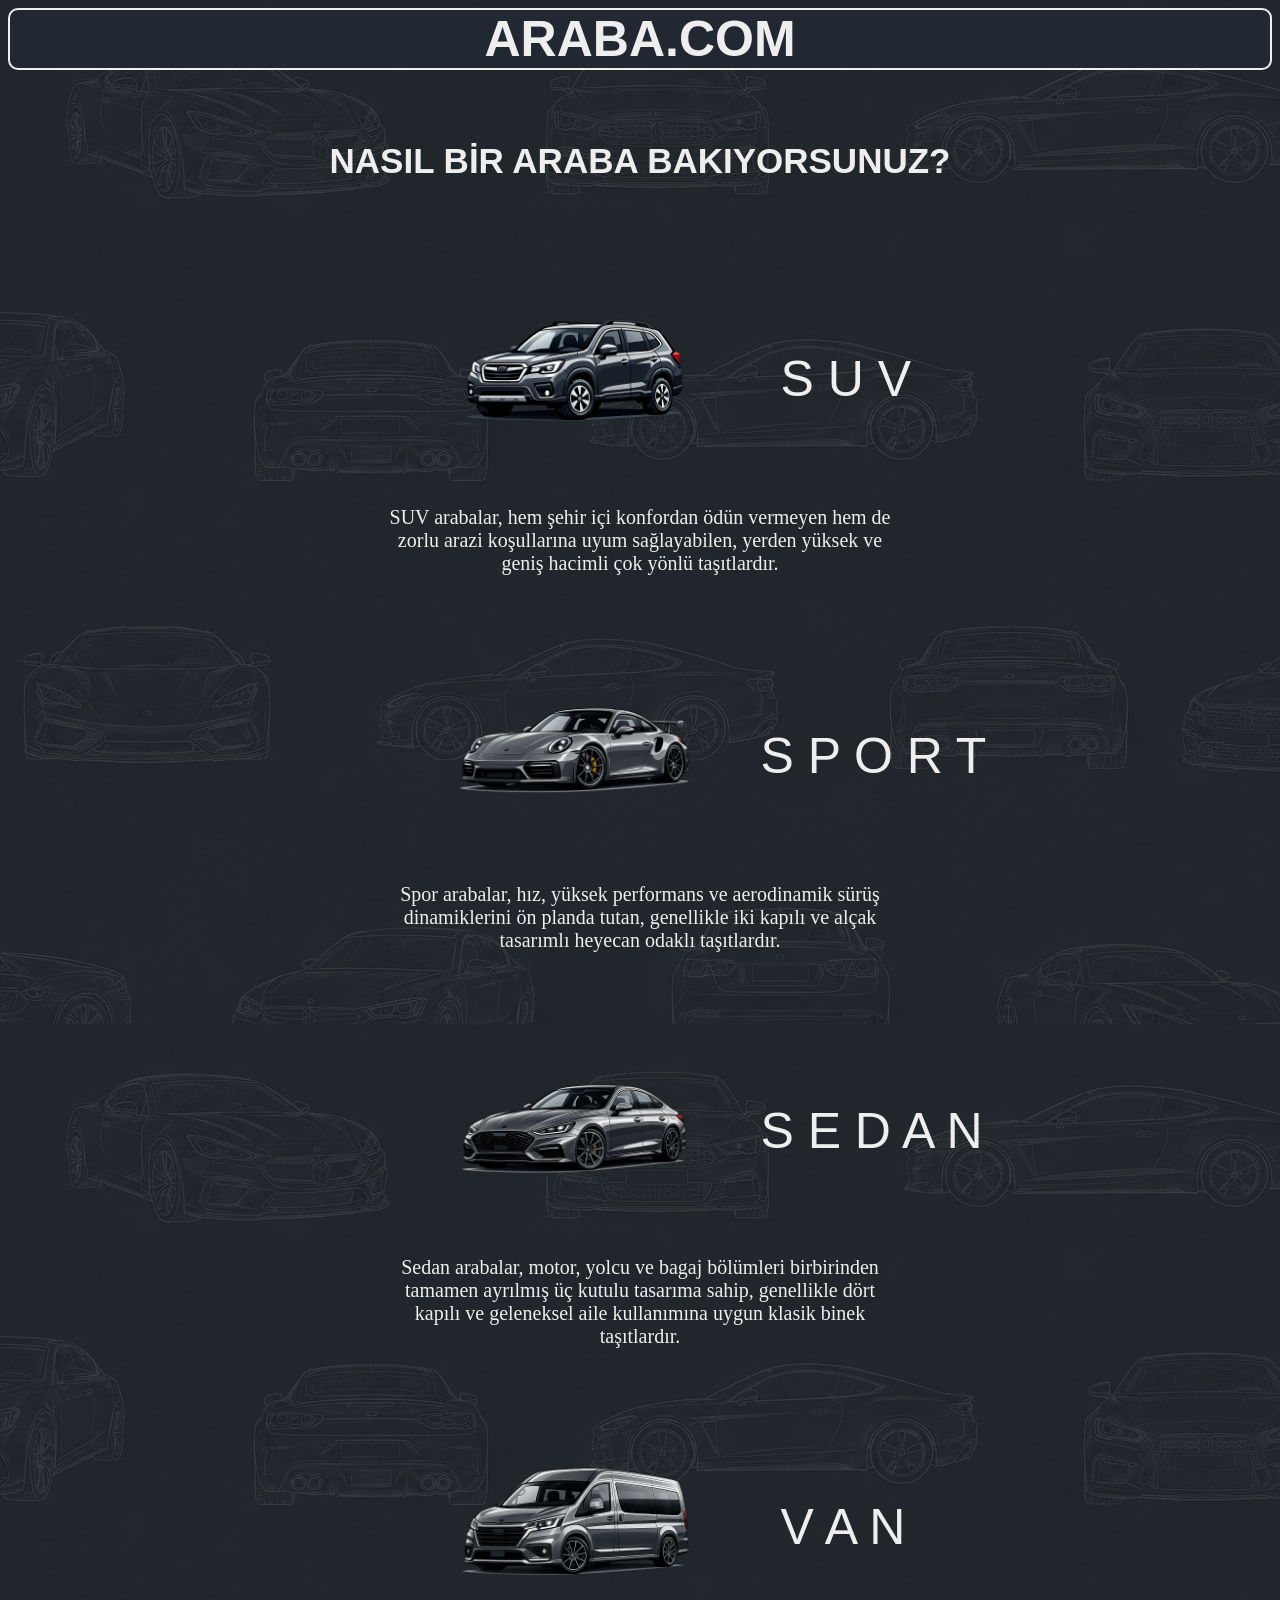
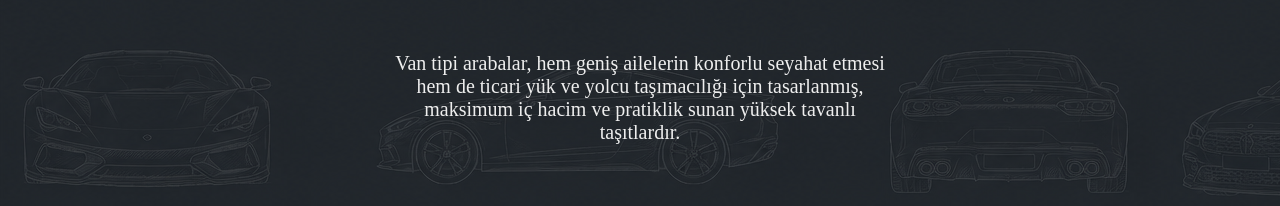
<file: index.html>
<!DOCTYPE html>
<html lang="en">

<head>
    <meta charset="UTF-8">
    <meta name="viewport" content="width=device-width, initial-scale=1.0">
    <title>ARABAM.COM</title>
    <link rel="stylesheet" href="anasayfa.css">
    <link rel="icon" href="altsayfalar/altsayfalar-images/LOGO.ico" type="image/x-icon">
</head>

<body background="arabamcom-images/anasayfa-bg.png">
    <h1 class="h1">ARABA.COM</h1>

    <br><br>

    <h3 class="h31">NASIL BİR ARABA BAKIYORSUNUZ?</h3>

    <br><br>


    <div class="suvkart">

        <a href="altsayfalar/suv.html"><img src="arabamcom-images/suv-arabalar-anasayfa.png"
                class="suvfoto"></a><br><br>

        <span class="suvyazi"><a href="altsayfalar/suv.html" class="suvyazi">S U V</a></span>



    </div>
    <p class="suvaciklama">SUV arabalar, hem şehir içi konfordan ödün vermeyen hem de zorlu arazi koşullarına uyum
        sağlayabilen, yerden yüksek ve geniş hacimli çok yönlü taşıtlardır.</p> <br><br><br>



    <div class="sportkart">

        <a href="altsayfalar/sport.html"><img src="arabamcom-images/sport-arabalar-anasayfa.png" class="sportfoto"></a>

        <span class="sportyazi"><a href="altsayfalar/sport.html" class="sportyazi">S P O R T</a></span>

    </div>

    <p class="sportaciklama">Spor arabalar, hız, yüksek performans ve aerodinamik sürüş dinamiklerini ön planda tutan,
        genellikle iki kapılı ve alçak tasarımlı heyecan odaklı taşıtlardır.</p> <br><br><br>

    <div class="sedankart">

        <img src="arabamcom-images/sedan-arabalar-anasayfa.png" class="sedanfoto">

        <span class="sedanyazi"><a href="" class="sedanyazi">S E D A N</a></span>

    </div>

    <p class="sedanaciklama">Sedan arabalar, motor, yolcu ve bagaj bölümleri birbirinden tamamen ayrılmış üç kutulu
        tasarıma sahip, genellikle dört kapılı ve geleneksel aile kullanımına uygun klasik binek taşıtlardır.

    </p>
    <br><br><br>

    <div class="vankart">

        <img src="arabamcom-images/van-arabalar-anasayfa.png" class="vanfoto">

        <span class="vanyazi"><a href="" class="vanyazi">V A N</a></span>

    </div>

    <p class="vanaciklama">Van tipi arabalar, hem geniş ailelerin konforlu seyahat etmesi hem de ticari yük ve yolcu
        taşımacılığı için tasarlanmış, maksimum iç hacim ve pratiklik sunan yüksek tavanlı taşıtlardır.



    </p>
    <br><br><br>


















































</body>

</html>
</file>
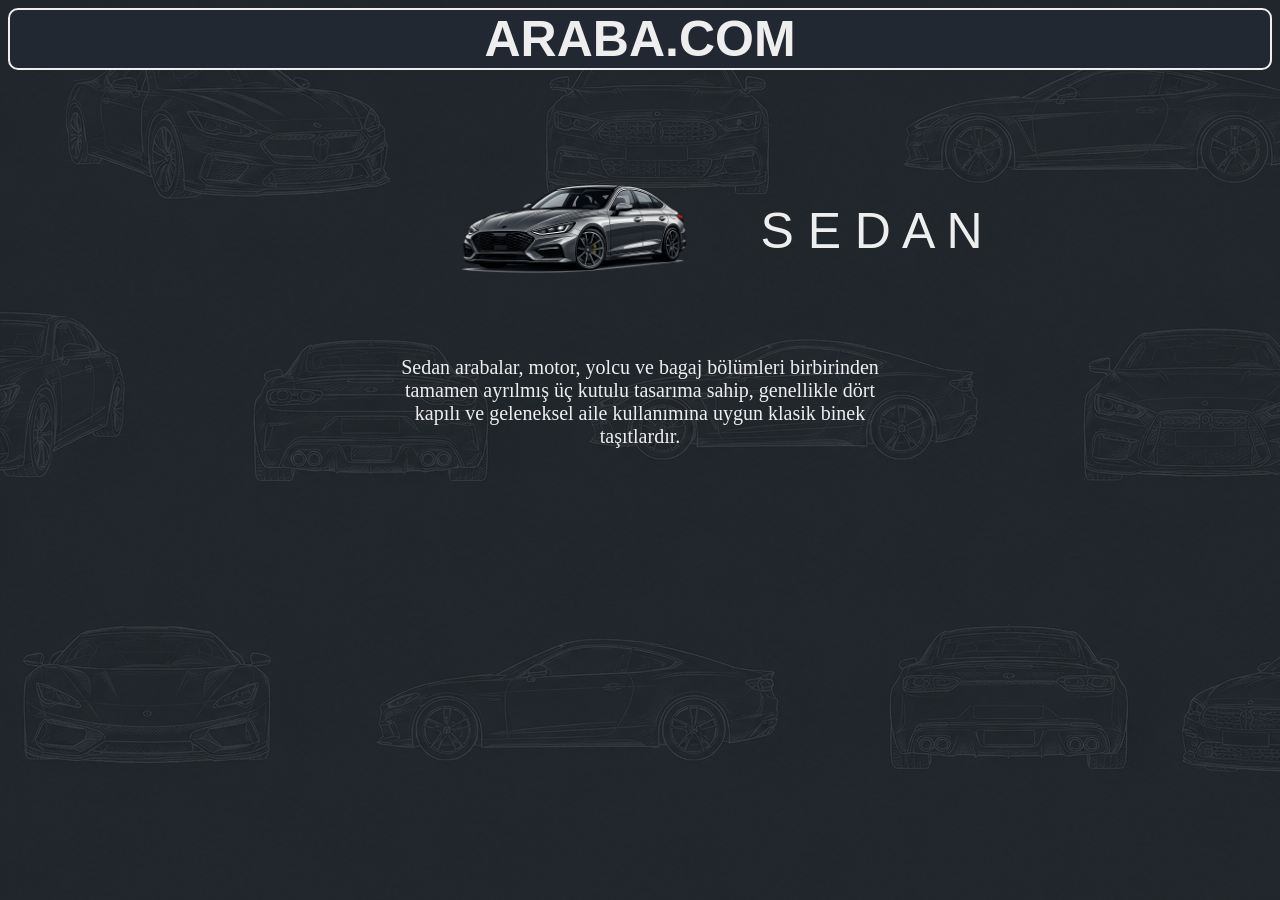
<file: altsayfalar/sedan.html>
<!DOCTYPE html>
<html lang="en">

<head>
    <meta charset="UTF-8">
    <meta name="viewport" content="width=device-width, initial-scale=1.0">
    <title>SEDAN</title>
    <link rel="stylesheet" href="sedan.css">
    <link rel="icon" href="altsayfalar-images/LOGO.ico" type="image/x-icon">
</head>

<body background="altsayfalar-images/anasayfa-bg.png">
    <h1 class="h1">ARABA.COM</h1>

    <br><br>

    <div class="sedankart">

        <img src="altsayfalar-images/sedan-arabalar-anasayfa.png" class="sedanfoto">

        <span class="sedanyazi"><a href="" class="sedanyazi">S E D A N</a></span>

    </div>

    <p class="sedanaciklama">Sedan arabalar, motor, yolcu ve bagaj bölümleri birbirinden tamamen ayrılmış üç kutulu
        tasarıma sahip, genellikle dört kapılı ve geleneksel aile kullanımına uygun klasik binek taşıtlardır.

    </p>

</body>

</html>
</file>
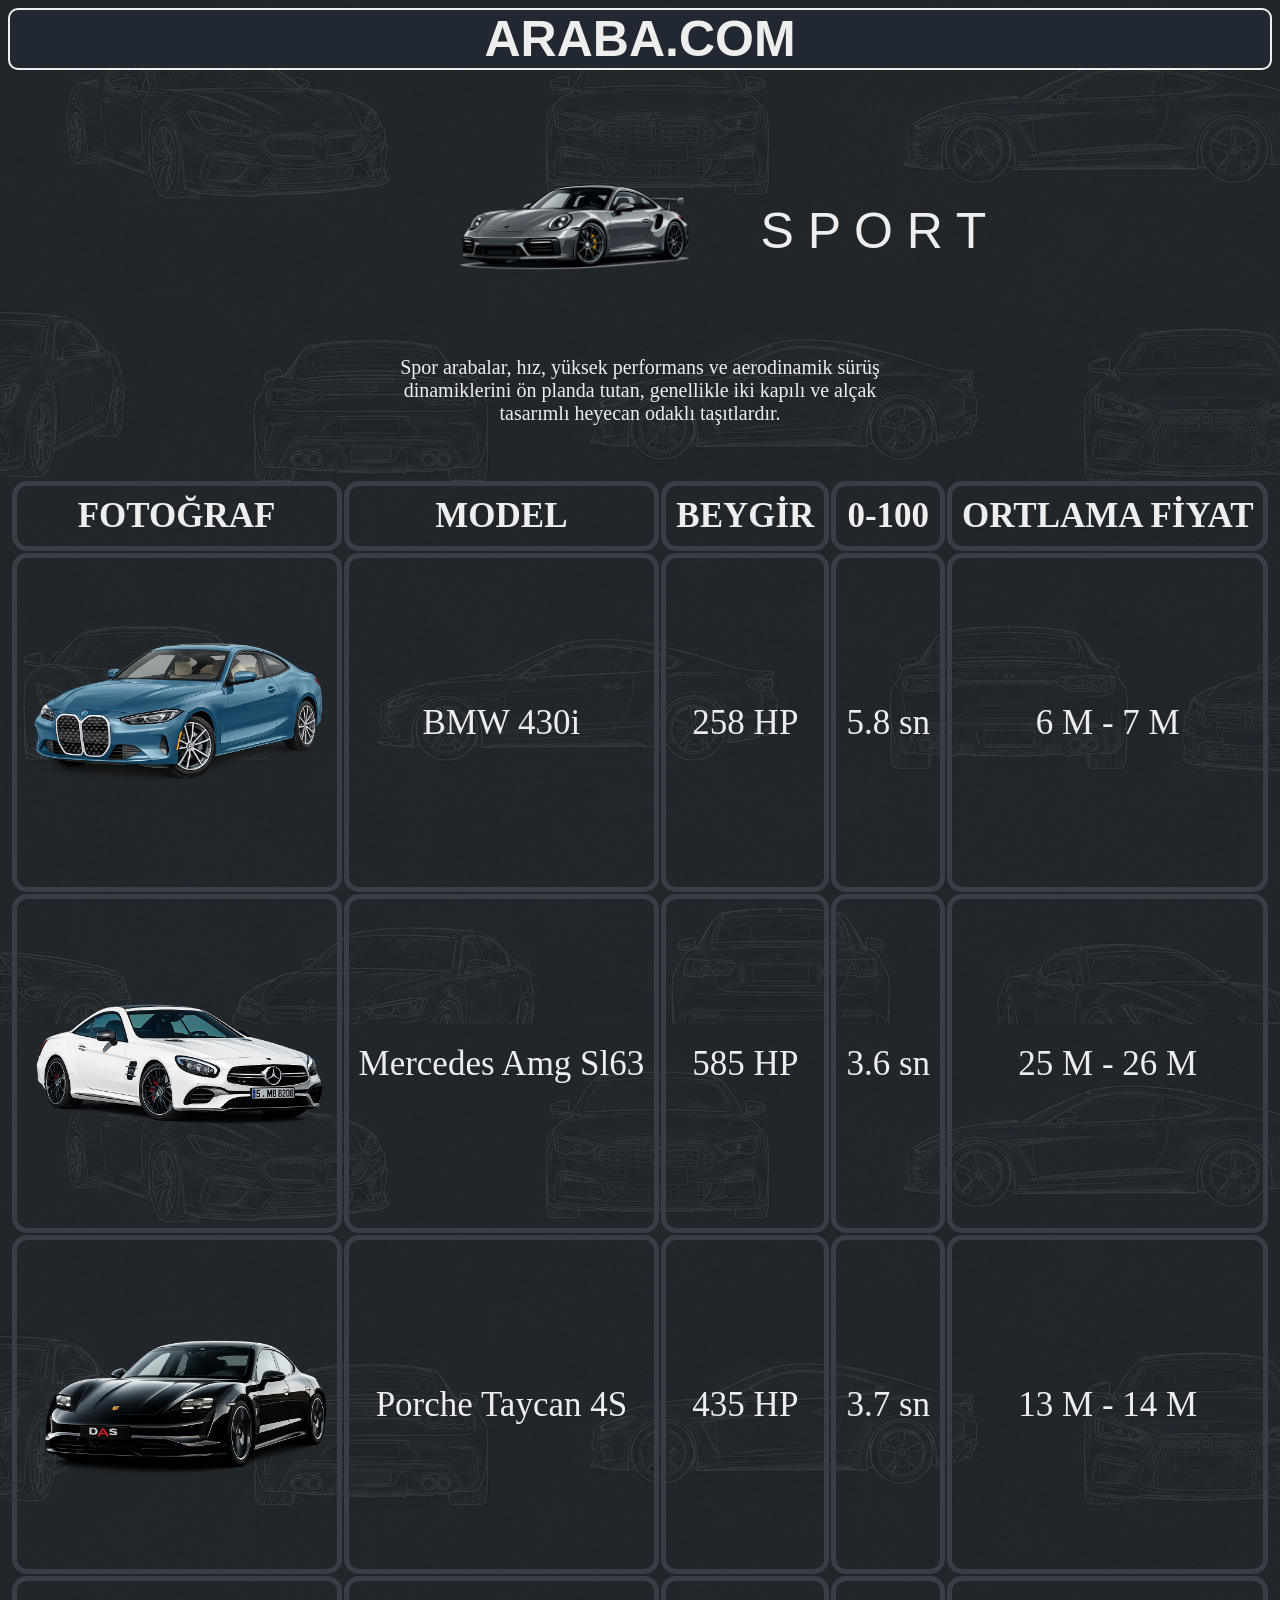
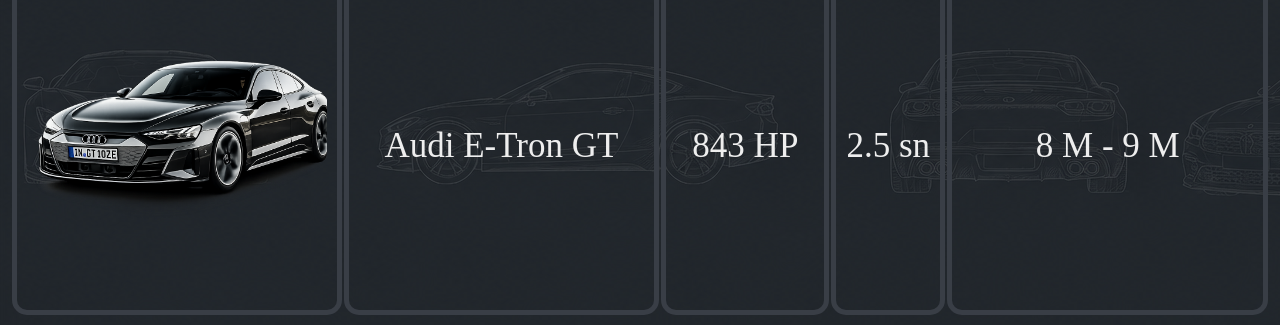
<file: altsayfalar/sport.html>
<!DOCTYPE html>
<html lang="en">

<head>
    <meta charset="UTF-8">
    <meta name="viewport" content="width=device-width, initial-scale=1.0">
    <title>SPORT</title>
    <link rel="stylesheet" href="sport.css">
    <link rel="icon" href="altsayfalar-images/LOGO.ico" type="image/x-icon">
</head>

<body background="altsayfalar-images/anasayfa-bg.png">
    <h1 class="h1">ARABA.COM</h1>

    <br><br>
    <div class="sportkart">

        <img src="altsayfalar-images/sport-arabalar-anasayfa.png" class="sportfoto">

        <span class="sportyazi"><a href="" class="sportyazi">S P O R T</a></span>

    </div>

    <p class="sportaciklama">Spor arabalar, hız, yüksek performans ve aerodinamik sürüş dinamiklerini ön planda tutan,
        genellikle iki kapılı ve alçak tasarımlı heyecan odaklı taşıtlardır.</p> <br><br><br>

    <table style="margin: 0 auto;">
        <thead class="suvtable">
            <tr>
                <th class="suvtable">FOTOĞRAF</th>
                <th class="suvtable">MODEL</th>
                <th class="suvtable">BEYGİR</th>
                <th class="suvtable">0-100</th>
                <th class="suvtable">ORTLAMA FİYAT</th>
            </tr>
        </thead>
        <tbody class="suvtable">
            <tr>
                <td class="suvtable"><img src="altsayfalar-images/sport/bmw430i.png" alt="" class="foto"></td>
                <td class="suvtable">BMW 430i</td>
                <td class="suvtable">258 HP</td>
                <td class="suvtable">5.8 sn</td>
                <td class="suvtable">6 M - 7 M</td>
            </tr>
            <tr>
                <td class="suvtable"><img src="altsayfalar-images/sport/mercedesamgsl63.png" alt="" class="foto"></td>
                <td class="suvtable">Mercedes Amg Sl63</td>
                <td class="suvtable">585 HP</td>
                <td class="suvtable">3.6 sn</td>
                <td class="suvtable">25 M - 26 M</td>
            </tr>
            <tr>
                <td class="suvtable"><img src="altsayfalar-images/sport/porchetaycan4s.png" alt="" class="foto"></td>
                <td class="suvtable">Porche Taycan 4S</td>
                <td class="suvtable">435 HP</td>
                <td class="suvtable">3.7 sn</td>
                <td class="suvtable">13 M - 14 M</td>
            </tr>
            <tr>
                <td class="suvtable"><img src="altsayfalar-images/sport/audietrongt.png" alt="" class="foto"></td>
                <td class="suvtable">Audi E-Tron GT</td>
                <td class="suvtable">843 HP</td>
                <td class="suvtable">2.5 sn</td>
                <td class="suvtable">8 M - 9 M</td>
            </tr>
        </tbody>

    </table>

</body>

</html>
</file>
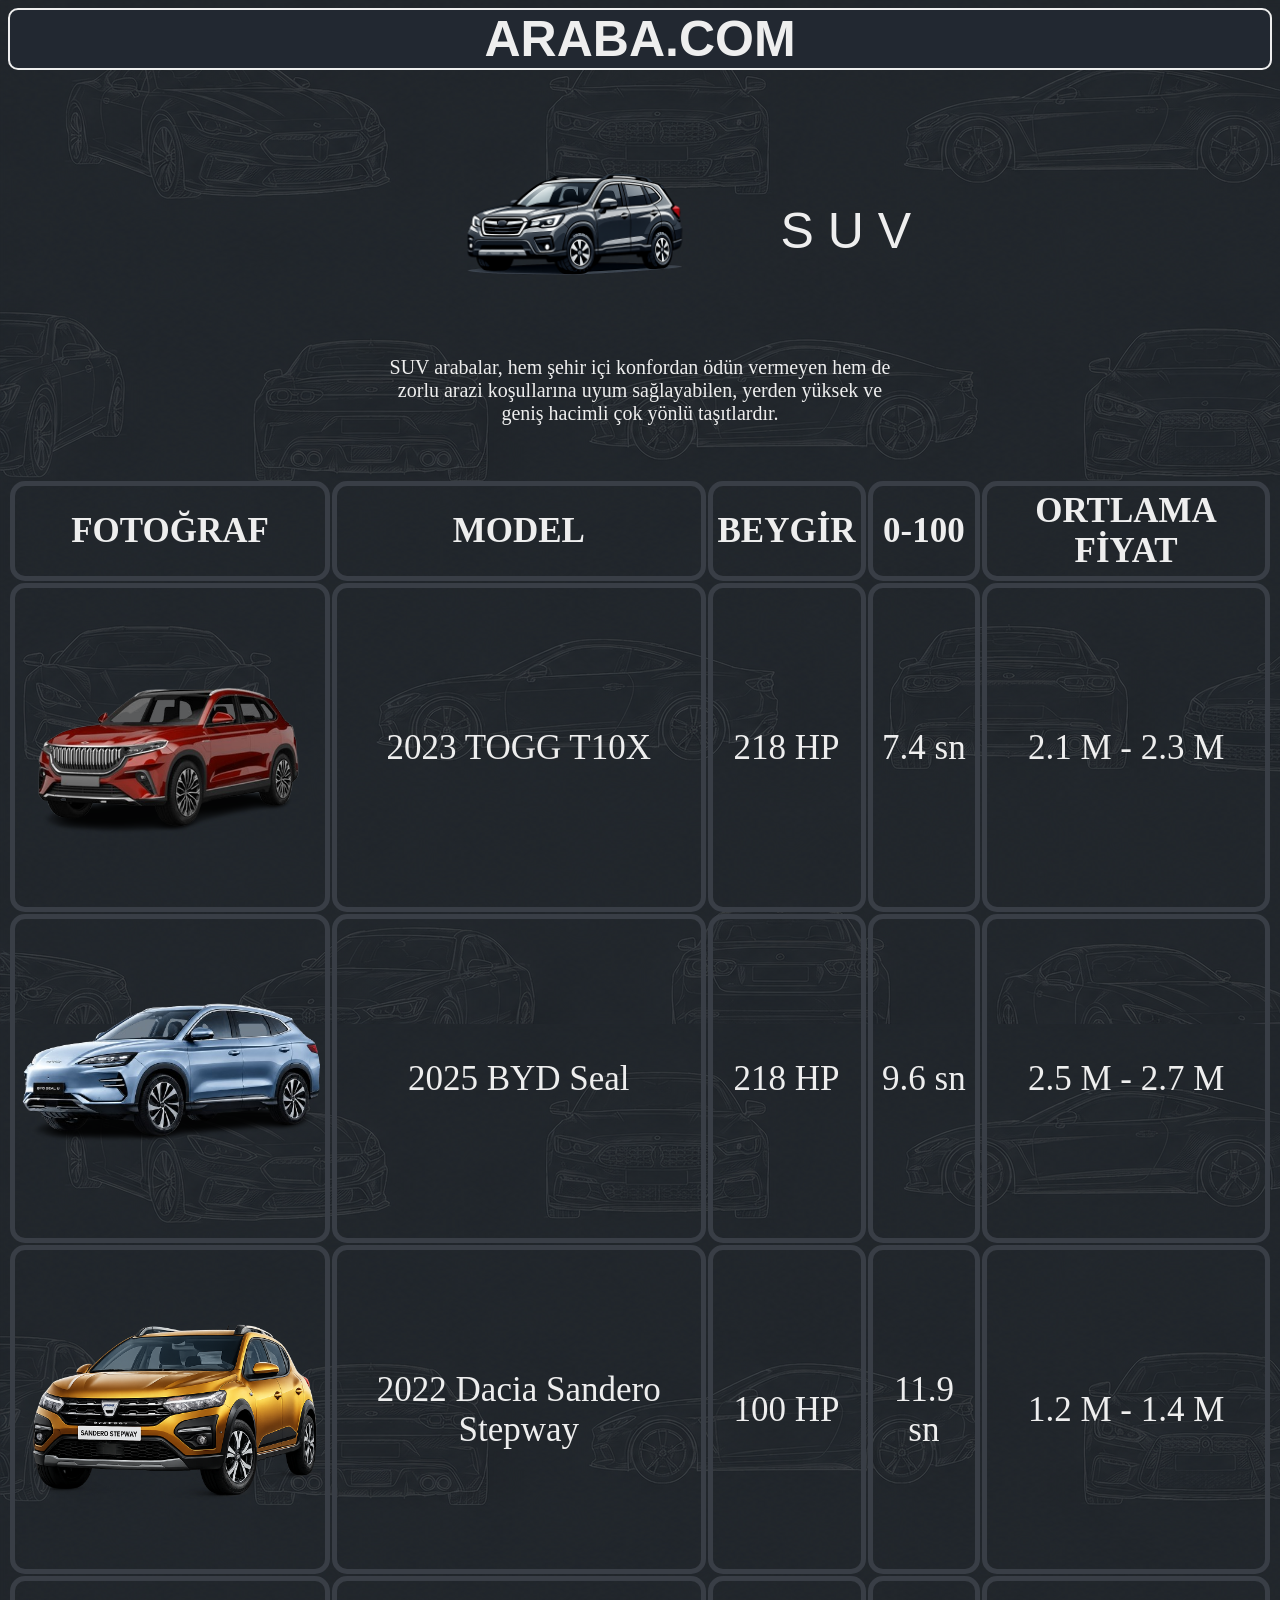
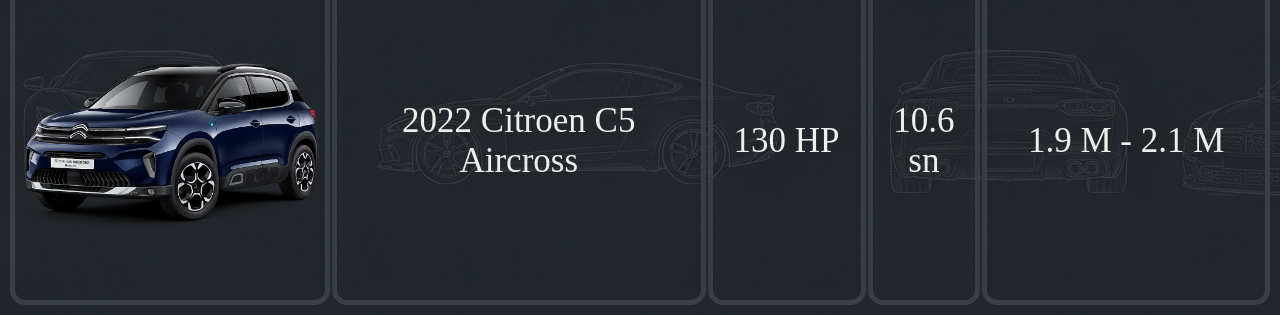
<file: altsayfalar/suv.html>
<!DOCTYPE html>
<html lang="en">
<head>
    <meta charset="UTF-8">
    <meta name="viewport" content="width=device-width, initial-scale=1.0">
    <title>SUV</title>
    <link rel="stylesheet" href="suv.css">
    <link rel="icon" href="altsayfalar-images/LOGO.ico" type="image/x-icon">
</head>
<body background="altsayfalar-images/anasayfa-bg.png">
    <h1 class="h1">ARABA.COM</h1>

    <br><br>

    <div class="suvkart">

        <img src="altsayfalar-images/suv-arabalar-anasayfa.png" class="suvfoto"><br><br>

        <span class="suvyazi"><a href="" class="suvyazi">S U V</a></span>



    </div>
    <p class="suvaciklama">SUV arabalar, hem şehir içi konfordan ödün vermeyen hem de zorlu arazi koşullarına uyum
        sağlayabilen, yerden yüksek ve geniş hacimli çok yönlü taşıtlardır.</p> <br><br><br>

        <table style="margin: 0 auto;">
            <thead class="suvtable">
                <tr>
                    <th class="suvtable">FOTOĞRAF</th>
                    <th class="suvtable">MODEL</th>
                    <th class="suvtable">BEYGİR</th>
                    <th class="suvtable">0-100</th>
                    <th class="suvtable">ORTLAMA FİYAT</th>
                </tr>
            </thead>
            <tbody class="suvtable">
                <tr>
                    <td class="suvtable"><img src="altsayfalar-images/suv/togg2023.png" alt="" class="foto"></td>
                    <td class="suvtable">2023 TOGG T10X</td>
                    <td class="suvtable">218 HP</td>
                    <td class="suvtable">7.4 sn</td>
                    <td class="suvtable">2.1 M - 2.3 M</td>
                </tr>
                <tr>
                    <td class="suvtable"><img src="altsayfalar-images/suv/byd2025.png" alt="" class="foto"></td>
                    <td class="suvtable">2025 BYD Seal</td>
                    <td class="suvtable">218 HP</td>
                    <td class="suvtable">9.6 sn</td>
                    <td class="suvtable">2.5 M - 2.7 M</td>
                </tr>
                <tr>
                    <td class="suvtable"><img src="altsayfalar-images/suv/dacia2022.png" alt="" class="foto"></td>
                    <td class="suvtable">2022 Dacia Sandero Stepway</td>
                    <td class="suvtable">100 HP</td>
                    <td class="suvtable">11.9 sn</td>
                    <td class="suvtable">1.2 M - 1.4 M</td>
                </tr>
                <tr>
                    <td class="suvtable"><img src="altsayfalar-images/suv/citroen2022.png" alt="" class="foto"></td>
                    <td class="suvtable">2022 Citroen C5 Aircross</td>
                    <td class="suvtable">130 HP</td>
                    <td class="suvtable">10.6 sn</td>
                    <td class="suvtable">1.9 M - 2.1 M</td>
                </tr>
            </tbody>

        </table>




    
</body>
</html>
</file>
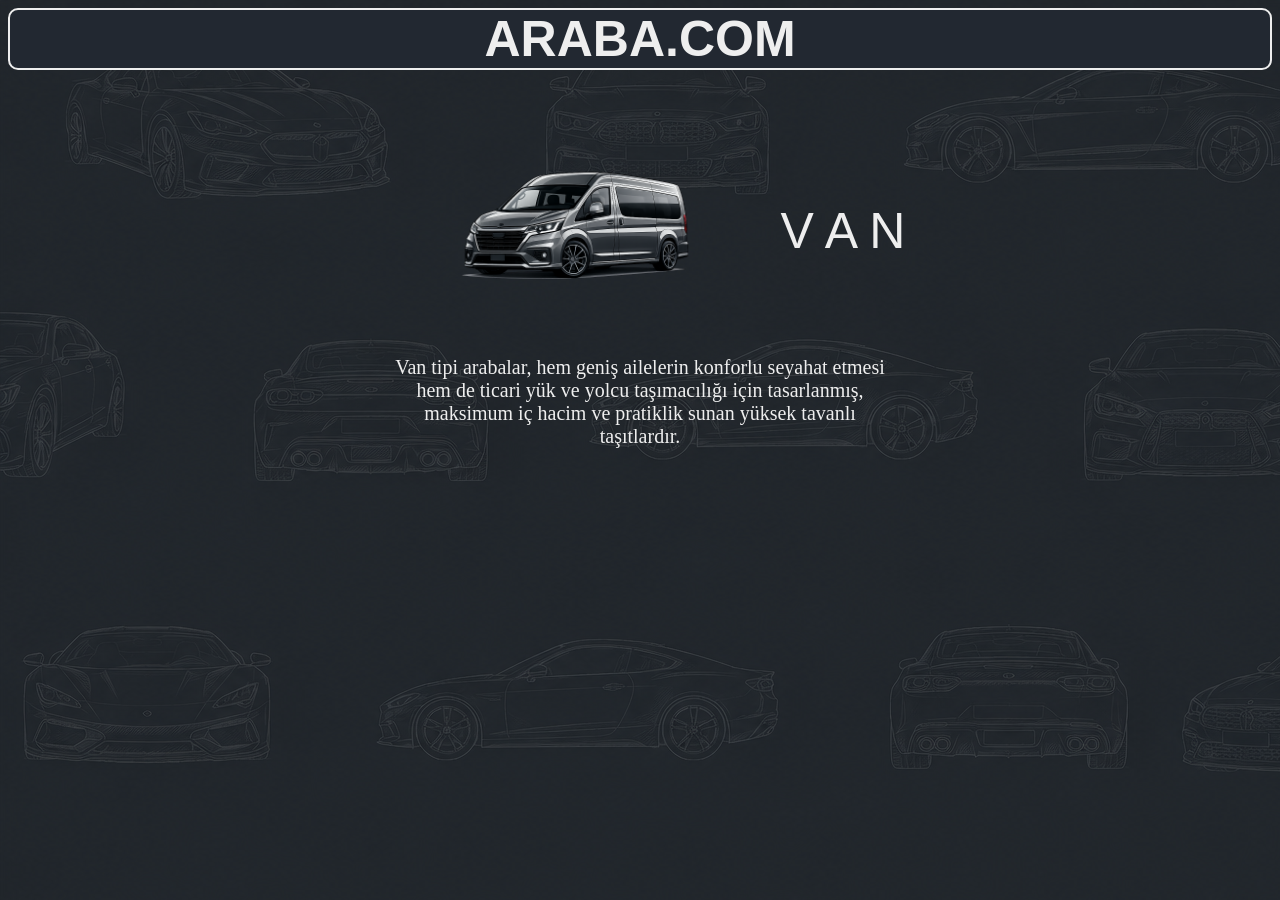
<file: altsayfalar/van.html>
<!DOCTYPE html>
<html lang="en">
<head>
    <meta charset="UTF-8">
    <meta name="viewport" content="width=device-width, initial-scale=1.0">
    <title>VAN</title>
    <link rel="icon" href="altsayfalar-images/LOGO.ico" type="image/x-icon">
</head>
<link rel="stylesheet" href="van.css">
<body background="altsayfalar-images/anasayfa-bg.png">
    <h1 class="h1">ARABA.COM</h1>

    <br><br>
    <div class="vankart">

        <img src="altsayfalar-images/van-arabalar-anasayfa.png" class="vanfoto">

        <span class="vanyazi"><a href="" class="vanyazi">V A N</a></span>

    </div>

    <p class="vanaciklama">Van tipi arabalar, hem geniş ailelerin konforlu seyahat etmesi hem de ticari yük ve yolcu
        taşımacılığı için tasarlanmış, maksimum iç hacim ve pratiklik sunan yüksek tavanlı taşıtlardır.



    </p>
    <br><br><br>





    
</body>
</html>
</file>
<file: anasayfa.css>
.h1 {
    background-color: #222831;
    color: #EEEEEE;
    border: #EEEEEE;
    font-family: sans-serif;
    border-radius: 10px;
    text-align: center;
    margin: 0 auto;
    border-style: solid;
    border-width: 2px;
    margin-top: 0%;
    position: sticky;
    font-size: 50px;

}

.h31 {
    color: #EEEEEE;
    text-align: center;
    font-size: 35px;
    font-family: sans-serif;
}

.suvkart{
    display: flex;
    align-items: center;   /* Yazıyı resmin ortasına getirir */
    gap: 40px;             /* Resim ile yazı arası */
    margin-left: 35%;
}

.suvfoto{
    width: 250px;          /* % yerine sabit değer kullan */
}

.suvyazi{
    font-size: 50px;
    font-family: sans-serif;
    margin: 0;
    font-size: 50px;
    color: #EEEEEE;
    text-decoration: none;
}


.suvaciklama{
    color: #EEEEEE;
    font-size: 20px;
    text-align: center;
    width: 40%;
    margin-left: 30%;
    margin: auto;
    
}

.sportkart{
    display: flex;
    align-items: center;   /* Yazıyı resmin ortasına getirir */
    gap: 60px;             /* Resim ile yazı arası */
    margin-left: 35%;
}

.sportfoto{
    width: 250px;          /* % yerine sabit değer kullan */
}

.sportyazi{
    font-size: 50px;
    font-family: sans-serif;
    margin: 0;
    font-size: 50px;
    color: #EEEEEE;
    text-decoration: none;
}

.sportaciklama{
    color: #EEEEEE;
    font-size: 20px;
    text-align: center;
    width: 40%;
    margin-left: 30%;
    margin: auto;
    
}

.sedankart{
    display: flex;
    align-items: center;   /* Yazıyı resmin ortasına getirir */
    gap: 60px;             /* Resim ile yazı arası */
    margin-left: 35%;
}

.sedanfoto{
    width: 250px;          /* % yerine sabit değer kullan */
}

.sedanyazi{
    font-size: 50px;
    font-family: sans-serif;
    margin: 0;
    font-size: 50px;
    color: #EEEEEE;
    text-decoration: none;
}

.sedanaciklama{
    color: #EEEEEE;
    font-size: 20px;
    text-align: center;
    width: 40%;
    margin-left: 30%;
    margin: auto;
    
}

.vankart{
    display: flex;
    align-items: center;   /* Yazıyı resmin ortasına getirir */
    gap: 80px;             /* Resim ile yazı arası */
    margin-left: 35%;
}

.vanfoto{
    width: 250px;          /* % yerine sabit değer kullan */
}

.vanyazi{
    font-size: 50px;
    font-family: sans-serif;
    margin: 0;
    font-size: 50px;
    color: #EEEEEE;
    text-decoration: none;
}

.vanaciklama{
    color: #EEEEEE;
    font-size: 20px;
    text-align: center;
    width: 40%;
    margin-left: 30%;
    margin: auto;
    
}

.suvyazi:hover{
    font-size: 60px;
}

.sportyazi:hover{
    font-size: 60px;
}

.sedanyazi:hover{
    font-size: 60px;
}

.vanyazi:hover{
    font-size: 60px;
}
</file>
<file: altsayfalar/sedan.css>
.h1 {
    background-color: #222831;
    color: #EEEEEE;
    border: #EEEEEE;
    font-family: sans-serif;
    border-radius: 10px;
    text-align: center;
    margin: 0 auto;
    border-style: solid;
    border-width: 2px;
    margin-top: 0%;
    position: sticky;
    font-size: 50px;

}
.sedankart{
    display: flex;
    align-items: center;   /* Yazıyı resmin ortasına getirir */
    gap: 60px;             /* Resim ile yazı arası */
    margin-left: 35%;
}

.sedanfoto{
    width: 250px;          /* % yerine sabit değer kullan */
}

.sedanyazi{
    font-size: 50px;
    font-family: sans-serif;
    margin: 0;
    font-size: 50px;
    color: #EEEEEE;
    text-decoration: none;
}

.sedanaciklama{
    color: #EEEEEE;
    font-size: 20px;
    text-align: center;
    width: 40%;
    margin-left: 30%;
    margin: auto;
    
}
</file>
<file: altsayfalar/sport.css>
.h1 {
    background-color: #222831;
    color: #EEEEEE;
    border: #EEEEEE;
    font-family: sans-serif;
    border-radius: 10px;
    text-align: center;
    margin: 0 auto;
    border-style: solid;
    border-width: 2px;
    margin-top: 0%;
    position: sticky;
    font-size: 50px;

}

.sportkart{
    display: flex;
    align-items: center;   /* Yazıyı resmin ortasına getirir */
    gap: 60px;             /* Resim ile yazı arası */
    margin-left: 35%;
}

.sportfoto{
    width: 250px;          /* % yerine sabit değer kullan */
}

.sportyazi{
    font-size: 50px;
    font-family: sans-serif;
    margin: 0;
    font-size: 50px;
    color: #EEEEEE;
    text-decoration: none;
}

.sportaciklama{
    color: #EEEEEE;
    font-size: 20px;
    text-align: center;
    width: 40%;
    margin-left: 30%;
    margin: auto;
    
}


.suvtable{
    border: #393E46;
    border-radius: 15px;
    border-width: 5px;
    color: #EEEEEE;
    border-style: solid;
    text-align: center;
    margin: 0 auto;
    column-gap: 10px;
    font-size: 35px;
    padding: 10px;

    

}

.foto{
    width: 300px;
}
</file>
<file: altsayfalar/suv.css>
.h1 {
    background-color: #222831;
    color: #EEEEEE;
    border: #EEEEEE;
    font-family: sans-serif;
    border-radius: 10px;
    text-align: center;
    margin: 0 auto;
    border-style: solid;
    border-width: 2px;
    margin-top: 0%;
    position: sticky;
    font-size: 50px;
}

.suvkart{
    display: flex;
    align-items: center;   /* Yazıyı resmin ortasına getirir */
    gap: 40px;             /* Resim ile yazı arası */
    margin-left: 35%;
}

.suvfoto{
    width: 250px;          /* % yerine sabit değer kullan */
}

.suvyazi{
    font-size: 50px;
    font-family: sans-serif;
    margin: 0;
    font-size: 50px;
    color: #EEEEEE;
    text-decoration: none;
}


.suvaciklama{
    color: #EEEEEE;
    font-size: 20px;
    text-align: center;
    width: 40%;
    margin-left: 30%;
    margin: auto;
    
}
.suvtable{
    border: #393E46;
    border-radius: 15px;
    border-width: 5px;
    color: #EEEEEE;
    border-style: solid;
    text-align: center;
    margin: 0 auto;
    column-gap: 10px;
    font-size: 35px;
    padding: 5px;

    

}

.foto{
    width: 300px;
}
</file>
<file: altsayfalar/van.css>
.h1 {
    background-color: #222831;
    color: #EEEEEE;
    border: #EEEEEE;
    font-family: sans-serif;
    border-radius: 10px;
    text-align: center;
    margin: 0 auto;
    border-style: solid;
    border-width: 2px;
    margin-top: 0%;
    position: sticky;
    font-size: 50px;

}

.vankart{
    display: flex;
    align-items: center;   /* Yazıyı resmin ortasına getirir */
    gap: 80px;             /* Resim ile yazı arası */
    margin-left: 35%;
}

.vanfoto{
    width: 250px;          /* % yerine sabit değer kullan */
}

.vanyazi{
    font-size: 50px;
    font-family: sans-serif;
    margin: 0;
    font-size: 50px;
    color: #EEEEEE;
    text-decoration: none;
}

.vanaciklama{
    color: #EEEEEE;
    font-size: 20px;
    text-align: center;
    width: 40%;
    margin-left: 30%;
    margin: auto;
    
}
</file>
